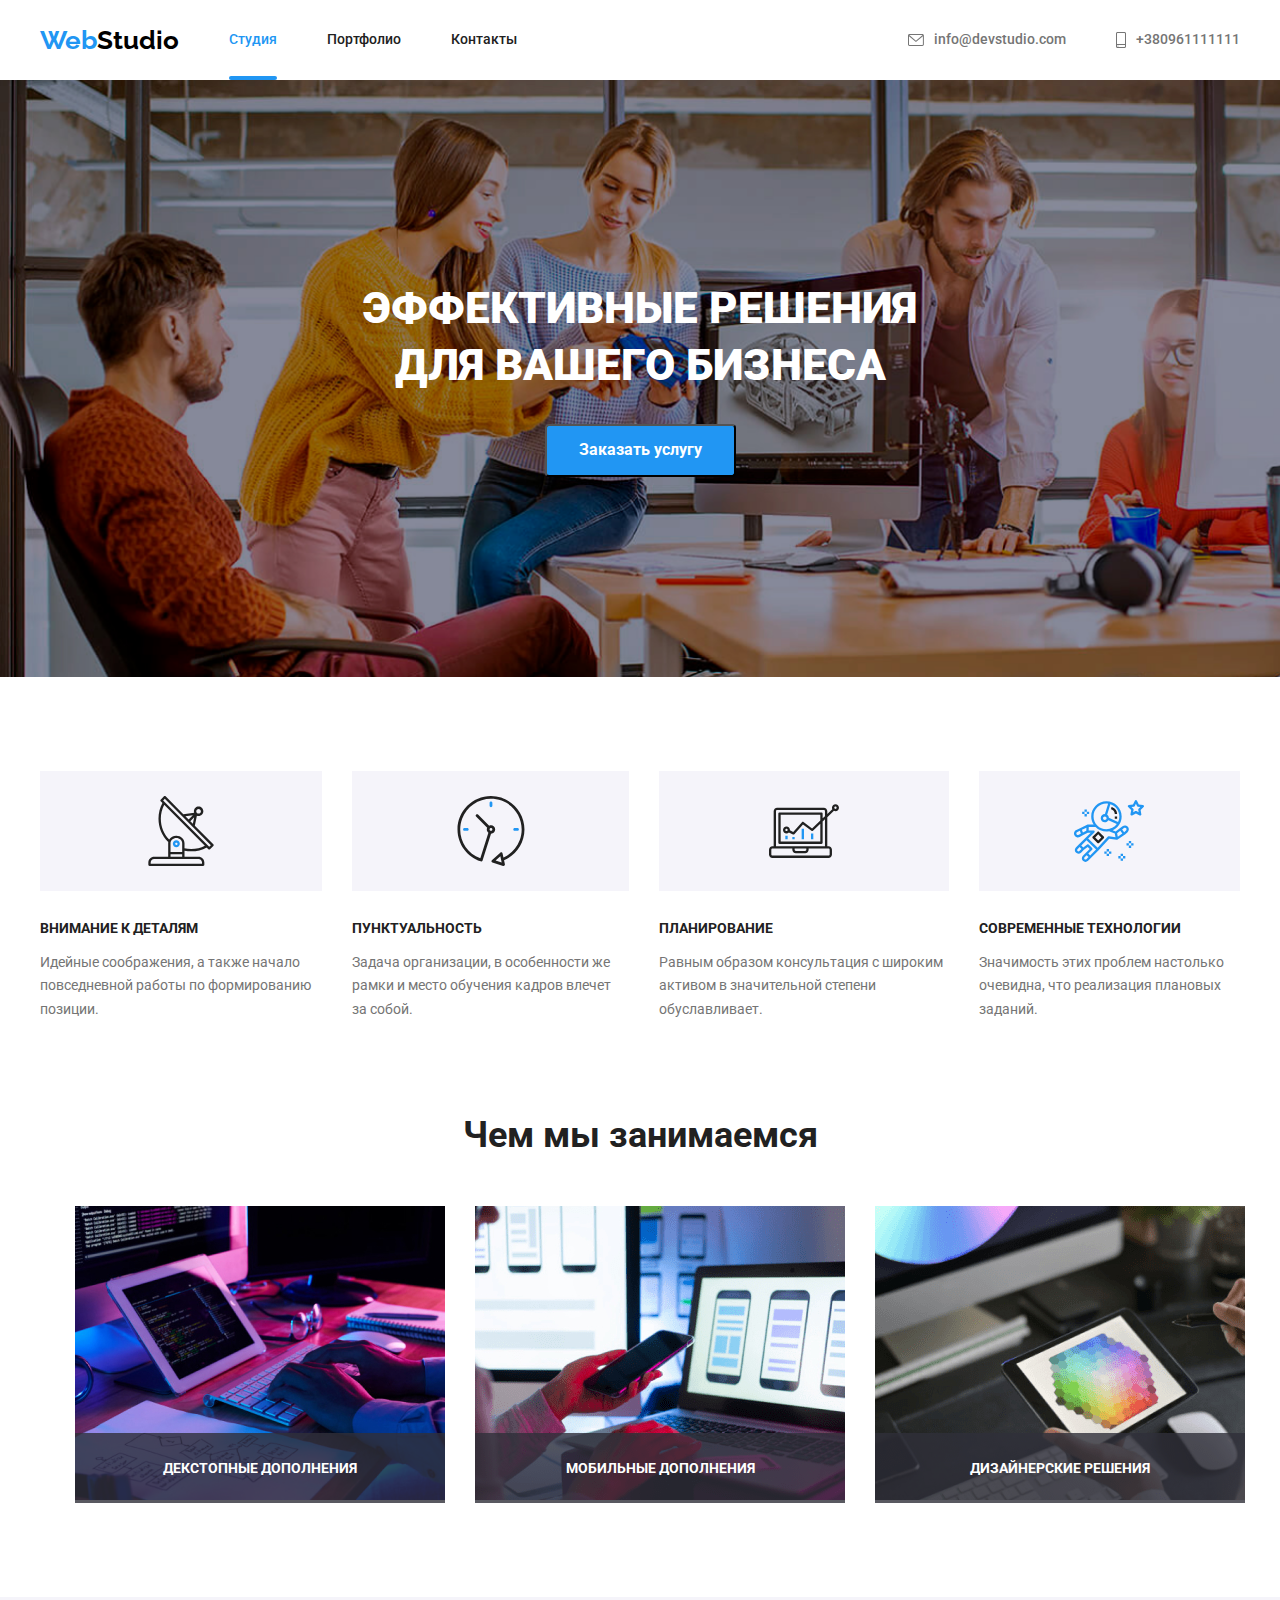
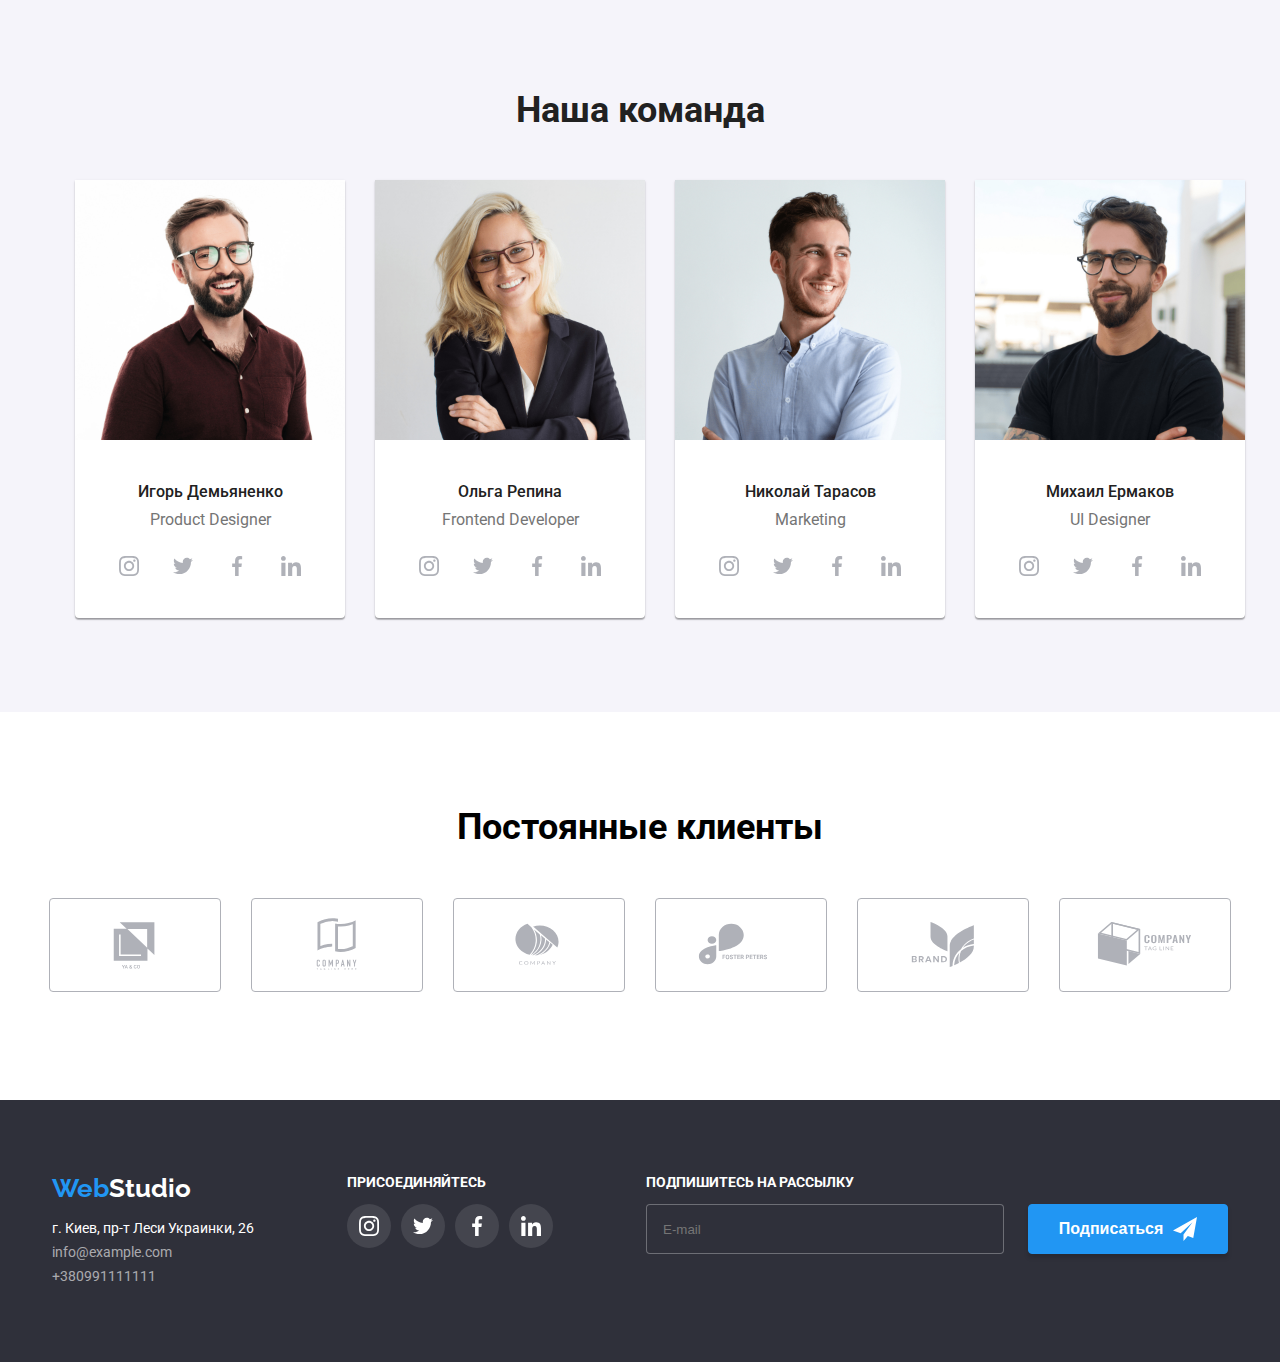
<file: index.html>
<!DOCTYPE html>   
<html lang="ru">
    <head>
        <meta name="viewport" content="width=device-width, initial-scale=1">
        <meta charset="utf-8">
        <title>Главная</title>
        <link rel="preconnect" href="https://fonts.googleapis.com">
        <link rel="preconnect" href="https://fonts.gstatic.com" crossorigin>
        <link href="https://fonts.googleapis.com/css2?family=Roboto:wght@100;400&display=swap" rel="stylesheet">
        <link href="https://fonts.googleapis.com/css2?family=Raleway:wght@700&family=Roboto:wght@400;500;700;900&display=swap" rel="stylesheet">
        <link href="https://unpkg.com/aos@2.3.1/dist/aos.css" rel="stylesheet">
        <link rel="stylesheet" href="./css/style.css"/>
    </head>
    <body>
      <header>
      <div class="container" style="display: flex; align-items:center">
          <a href="" class="noizeone"><span>Web</span><span class="noizetwo">Studio</span></a>
        <nav>
         <ul class="fly">
             <li class="left"><a class="sonik blue current" href="">Студия</a></li>
             <li class="left"><a class="sonik blue" href="./portfolio.html">Портфолио</a></li>
             <li class="left"><a class="sonik blue" href="">Контакты</a></li>
         </ul>
        </nav>    
      <ul class="ply">
       <li class="right">
        <a class="sonik red boss" href="mailto:info@devstudio.com" ><svg class="doroga" width="16" height="12">
          <use href="./images/icons.svg#icon-envelope-1"></use>
         </svg> info@devstudio.com </a>
      </li>
       <li class="right">
        <a class="sonik red barbos" href="tel:+380961111111"><svg class="doroga" width="10" height="16">
          <use href="./images/icons.svg#icon-smartphone"></use>
        </svg> +380961111111 </a>
      </li>
    </ul>   
      </div>
      </header>
    <main>
      <section>
        <h2 hidden>Предложения</h2>
          <section class="max">
            <div class="container">
              <h2 class="oppo">ЭФФЕКТИВНЫЕ РЕШЕНИЯ ДЛЯ ВАШЕГО БИЗНЕСА</h2>
            </div>
            <div class="container">  
              <button class="bizon" type="button" data-modal-open>Заказать услугу</button>
            </div>
          </section>  
          <section class="mer">  
            <div class="container">
             <h2 hidden>Преимущества</h2>
            <ul class="fanera">
              <li class="jess">
                <div class="bios">
                  <svg class="antibiotik" width="70" height="70">
                   <use href="./images/icons.svg#icon-antenna-1-1"></use>
                  </svg>
                </div>
                <h3 class="isak">Внимание к деталям</h3>
                <p class="teacher">Идейные соображения, а также 
                начало повседневной работы по 
                формированию позиции.</p>
              </li>
              <li class="jess">
                <div  class="bios">
                  <svg class="antibiotik" width="70" height="70">
                   <use href="./images/icons.svg#icon-clock-1-1"></use>
                  </svg>
                </div>
                <h3 class="isak">Пунктуальность</h3>
                <p class="teacher">Задача организации, в особенности 
                же рамки и место обучения кадров
                влечет за собой.</p>
              </li>
              <li class="jess">
                <div  class="bios">
                  <svg class="antibiotik" width="70" height="70">
                   <use href="./images/icons.svg#icon-diagram-1-1"></use>
                  </svg>
                </div>
                <h3 class="isak">Планирование</h3>
                <p class="teacher">Равным образом консультация с 
                широким активом в значительной 
                степени обуславливает.</p>
              </li>
              <li class="jess">
                <div class="bios">
                  <svg class="antibiotik" width="70" height="70">
                   <use href="./images/icons.svg#icon-astronaut-1-1"></use>
                  </svg>
                </div>
                <h3 class="isak">Современные технологии</h3>
                <p class="teacher">Значимость этих проблем настолько 
                очевидна, что реализация плановых 
                заданий.</p>
              </li>
            </ul>
          </div>
          </section>
          <section class="section">
            <div class="container">
              <h2 class="mading">Чем мы занимаемся</h2>
            </div> 
            <div class="container"> 
            <ul class="green">
              <li class="sos">
                  <img src="./images/computer-img-1.jpg"
                   alt="computers image"
                   width="370"
                   height="294"
                   />
                 <p class="protest">ДЕКСТОПНЫЕ ДОПОЛНЕНИЯ</p>  
              </li>
              <li class="sos">
                <img src="./images/computer-img-2.jpg" 
                alt="computers image"     
                width="370"
                height="294"
                />
                <p class="protest">МОБИЛЬНЫЕ ДОПОЛНЕНИЯ</p>
              </li>
              <li class="sos">
                <img src ="./images/computer-img-3.jpg"
                alt="computers image"
                width="370"
                height="294"
                />
                <p class="protest">ДИЗАЙНЕРСКИЕ РЕШЕНИЯ</p>
              </li>
            </ul>
            </div>
          </section>
          <section class="bayer">
            <div class="container">
              <h2 class="shooter">Наша команда</h2>
            </div>
            <div class="container">  
             <ul class="caban">
                <li class="protein">
                 <img src="./images/team-1.jpg" 
                 alt="Team image"
                 width="270"
                 height="260"
                 />
                 <div class="plan">
                   <h3 class="name">Игорь Демьяненко</h3>
                   <p lang="en" class="profesion">Product Designer</p>
                   <ul class="churge"> 
                    <li class="bordo-pop-link">
                     <a href="" class="bordo-pop-item">
                      <svg class="bordo-pop-icon" width="20" height="20">
                       <use href="./images/icons.svg#icon-instagram-2-3"></use>
                      </svg>
                     </a>
                   </li> 
                   <li class="bordo-pop-link">
                     <a href="" class="bordo-pop-item">
                      <svg class="bordo-pop-icon" width="20" height="20">
                        <use href="./images/icons.svg#icon-twitter-1-2"></use>
                      </svg>
                     </a>
                   </li>
                   <li class="bordo-pop-link">
                     <a href="" class="bordo-pop-item">
                      <svg class="bordo-pop-icon" width="20" height="20">
                        <use href="./images/icons.svg#icon-facebook-1-3"></use>
                      </svg>
                     </a>
                   </li>  
                   <li class="bordo-pop-link">
                     <a href="" class="bordo-pop-item">
                      <svg class="bordo-pop-icon" width="20" height="20">
                        <use href="./images/icons.svg#icon-linkedin-1-5"></use>
                      </svg>
                     </a>
                   </li>            
                   </ul> 
                 </div>                    
               <li class="protein">
               <img src="./images/team-2.jpg" 
                alt="Team image"
                width="270"
                height="260"
                />
               <div class="plan"> 
                 <h3 class="name">Ольга Репина</h3>
                 <p lang="en" class="profesion">Frontend Developer</p> 
                 <ul class="churge"> 
                  <li class="bordo-pop-link">
                   <a href="" class="bordo-pop-item">
                    <svg class="bordo-pop-icon" width="20" height="20">
                     <use href="./images/icons.svg#icon-instagram-2-3"></use>
                    </svg>
                   </a>
                 </li> 
                 <li class="bordo-pop-link">
                   <a href="" class="bordo-pop-item">
                    <svg class="bordo-pop-icon" width="20" height="20">
                      <use href="./images/icons.svg#icon-twitter-1-2"></use>
                    </svg>
                   </a>
                 </li>
                 <li class="bordo-pop-link">
                   <a href="" class="bordo-pop-item">
                    <svg class="bordo-pop-icon" width="20" height="20">
                      <use href="./images/icons.svg#icon-facebook-1-3"></use>
                    </svg>
                   </a>
                 </li>  
                 <li class="bordo-pop-link">
                   <a href="" class="bordo-pop-item">
                    <svg class="bordo-pop-icon" width="20" height="20">
                      <use href="./images/icons.svg#icon-linkedin-1-5"></use>
                    </svg>
                   </a>
                 </li>            
                 </ul> 
               </div>  
             <li class="protein">
               <img src="./images/team-3.jpg" 
                alt="Team image"
                width="270"
                height="260"
                />
                <div class="plan">
                  <h3 class="name">Николай Тарасов</h3>
                  <p lang="en" class="profesion">Marketing</p>
                  <ul class="churge"> 
                   <li class="bordo-pop-link">
                     <a href="" class="bordo-pop-item">
                      <svg class="bordo-pop-icon" width="20" height="20">
                       <use href="./images/icons.svg#icon-instagram-2-3"></use>
                      </svg>
                     </a>
                   </li> 
                   <li class="bordo-pop-link">
                     <a href="" class="bordo-pop-item">
                      <svg class="bordo-pop-icon" width="20" height="20">
                        <use href="./images/icons.svg#icon-twitter-1-2"></use>
                      </svg>
                     </a>
                   </li>
                   <li class="bordo-pop-link">
                     <a href="" class="bordo-pop-item">
                      <svg class="bordo-pop-icon" width="20" height="20">
                        <use href="./images/icons.svg#icon-facebook-1-3"></use>
                      </svg>
                     </a>
                   </li>  
                   <li class="bordo-pop-link">
                     <a href="" class="bordo-pop-item">
                      <svg class="bordo-pop-icon" width="20" height="20">
                        <use href="./images/icons.svg#icon-linkedin-1-5"></use>
                      </svg>
                     </a>
                   </li>            
                  </ul> 
                </div> 
               <li class="protein">
                 <img src="./images/team-4.jpg" 
                   alt="Team image"
                   width="270"
                   height="260"
                   />
                <div class="plan">   
                  <h3 class="name">Михаил Ермаков</h3>
                  <p lang="en" class="profesion">UI Designer</p>
                  <ul class="churge"> 
                    <li class="bordo-pop-link">
                     <a href="" class="bordo-pop-item">
                      <svg class="bordo-pop-icon" width="20" height="20">
                       <use href="./images/icons.svg#icon-instagram-2-3"></use>
                      </svg>
                     </a>
                   </li> 
                   <li class="bordo-pop-link">
                     <a href="" class="bordo-pop-item">
                      <svg class="bordo-pop-icon" width="20" height="20">
                        <use href="./images/icons.svg#icon-twitter-1-2"></use>
                      </svg>
                     </a>
                   </li>
                   <li class="bordo-pop-link">
                     <a href="" class="bordo-pop-item">
                      <svg class="bordo-pop-icon" width="20" height="20">
                        <use href="./images/icons.svg#icon-facebook-1-3"></use>
                      </svg>
                     </a>
                   </li>  
                   <li class="bordo-pop-link">
                     <a href="" class="bordo-pop-item">
                      <svg class="bordo-pop-icon" width="20" height="20">
                        <use href="./images/icons.svg#icon-linkedin-1-5"></use>
                      </svg>
                     </a>
                   </li>            
                 </ul> 
                </div> 
             </ul>   
            </div>   
          </section>
          <section class="section">
              <h2 class="ios">Постоянные клиенты</h2>
              <div class="fff">
                <ul class="lion">
                  <li class="zoom">
                    <a href="http://instagram.com" class="symbol-client">
                      <svg class="bro" width="106" height="60">
                        <use href="./images/icons.svg#icon-Logo-1"></use>
                      </svg>
                    </a>
                  </li>
                  <li class="zoom">
                    <a href="" class="symbol-client">
                      <svg class="bro" width="106" height="60">
                        <use href="./images/icons.svg#icon-Logo-2"></use>
                      </svg>
                    </a>
                  </li>
                  <li class="zoom">
                    <a href="" class="symbol-client">
                      <svg class="bro" width="106" height="60">
                        <use href="./images/icons.svg#icon-Logo-3"></use>
                      </svg>
                    </a>
                  </li>
                  <li class="zoom">
                    <a href="" class="symbol-client">
                      <svg class="bro" width="106" height="60">
                        <use href="./images/icons.svg#icon-Logo-4"></use>
                      </svg>
                    </a>
                  </li>
                  <li class="zoom">
                    <a href="" class="symbol-client">
                      <svg class="bro" width="106" height="60">
                        <use href="./images/icons.svg#icon-Logo-5"></use>
                      </svg>
                    </a>
                  </li>
                  <li class="zoom">
                    <a href="" class="symbol-client">
                      <svg class="bro" width="106" height="60">
                        <use href="./images/icons.svg#icon-Logo-6"></use>
                      </svg>
                    </a>
                  </li>
                </ul>
              </div>
          </section>
      </section>    
    </main>
     <footer class="popitbox">
     <div class="aaa">
      <div class="containerr">
        <ul class="tnt">
          <li><a href="" class="noizethree"><span>Web</span><span class="noizefour">Studio</span></a></li>
        </ul>          
          <address>
        <ul class="import">
            <li class="link alert">г. Киев, пр-т Леси Украинки, 26</li>
            <li><a class="link safe" href="mailto:info@example.com">info@example.com</a></li>
            <li><a class="link safe" href="tel:+380991111111">+380991111111</a></li>
        </ul>    
      </address>
      </div> 
      <div class="pip">
        <h3 class="junior">ПРИСОЕДИНЯЙТЕСЬ</h3>
        <ul class="ulian">
          <li class="ylia">
           <a href="" class="tor">
            <svg class="unit" width="20" height="20">
              <use href="./images/icons.svg#icon-instagram-2-3"></use>
            </svg>
           </a> 
          </li>
          <li class="ylia">
            <a href="" class="tor">
              <svg class="unit" width="20" height="20">
                <use href="./images/icons.svg#icon-twitter-1-2"></use>
              </svg>
            </a> 
          </li>
          <li class="ylia">
            <a href="" class="tor">
              <svg class="unit" width="20" height="20">
                <use href="./images/icons.svg#icon-facebook-1-3"></use>
              </svg>
            </a> 
          </li>
          <li class="ylia">
            <a href="" class="tor">
              <svg class="unit" width="20" height="20">
                <use href="./images/icons.svg#icon-linkedin-1-5"></use>
              </svg>
            </a> 
          </li>
        </ul>
      </div>
     <div>
       <h3 class="zemlia">ПОДПИШИТЕСЬ НА РАССЫЛКУ</h3>
       <div class="infa">
        <form class="infa">
         <input
           type="email"
           name="email"
           id="email"
           class="drezden"
           placeholder="E-mail"
         />
         <button type="submit" class="joker" >Подписаться  
           <svg width="24" height="24" class="tochka">
             <use href="./images/icons.svg#icon-icon-send-2-1"></use>   
           </svg> 
         </button> 
        </form> 
       </div>
     </div> 
     </div>
    </footer>
    <div class="backdrop is-hidden" data-modal>
      <div class="modal">
         <button class="modal-iqos" type="button" data-modal-close>
          <svg class="gla" width="18" height="18">
            <use href="./images/icons.svg#icon-close-black-18dp-2-1-1"></use>
          </svg>
         </button>
         <p class="smith">Оставьте свои данные, мы вам перезвоним</p>
          <form class="usik">
           <label class="hirurg">
            <span class="otstup">Имя</span>  
             <input 
              type="text" 
              class="text-radost" 
              name="user-name"
              id="user-name"
             />
             <svg class="klip" width="18" height="18">
               <use href="./images/icons.svg#icon-person-black-18dp-1"></use> 
             </svg>
           </label>         
           <label class="hirurg">
            <span  class="otstup">Телефон</span>    
            <input 
                 type="tel" 
                 class="text-radost" 
                  title="+380 (98) 991-22-09"
                  name="user-tel"
                  id="user-tel"
                  />
              <svg class="klip" width="18" height="18">
                <use href="./images/icons.svg#icon-phone-black-18dp-1"></use> 
              </svg>
           </label > 
          <label class="hirurg">
            <span class="otstup">Почта</span>
           <input  
             type="email" 
             class="text-radost" 
             name="user-email"
             id="user-email"
            />
            <svg class="klip" width="18" height="18">
              <use href="./images/icons.svg#icon-email-black-18dp-1" ></use> 
            </svg>
          </label> 
          <label class="gora">
          <span class="otstup">Коментарий</span> 
           <textarea
              class="text-grust" 
              name="user-coment"
              id="user-coment"
              placeholder="Введите текст"
            ></textarea>
          </label>  
          <div class="otoplenie">
            <input
             type="checkbox"
             name="policy"
             id="policy"
             value="true"
             class="modal-check visually-hidden"
            />
            <label for="policy" class="noov">
              <span>
                <svg class="zrenie" width="16" height="15">
                   <use href="./images/icons.svg#icon-Vector-4"></use>
                </svg>
              </span>  
            </label>  
           <span class="chelka"> Соглашаюсь с рассылкой и принимаю</span>
           <span class="moov">Условия договора</span>
          </div> 
            <button type="submit" class="oboi">Отправить</button>
          </form>     
      </div>
      </div>

    <script src="./js/modal.js"></script>
    <script src="https://unpkg.com/aos@2.3.1/dist/aos.js"></script>
    <script>
      AOS.init();
    </script>
   </body>
    </html>
</file>
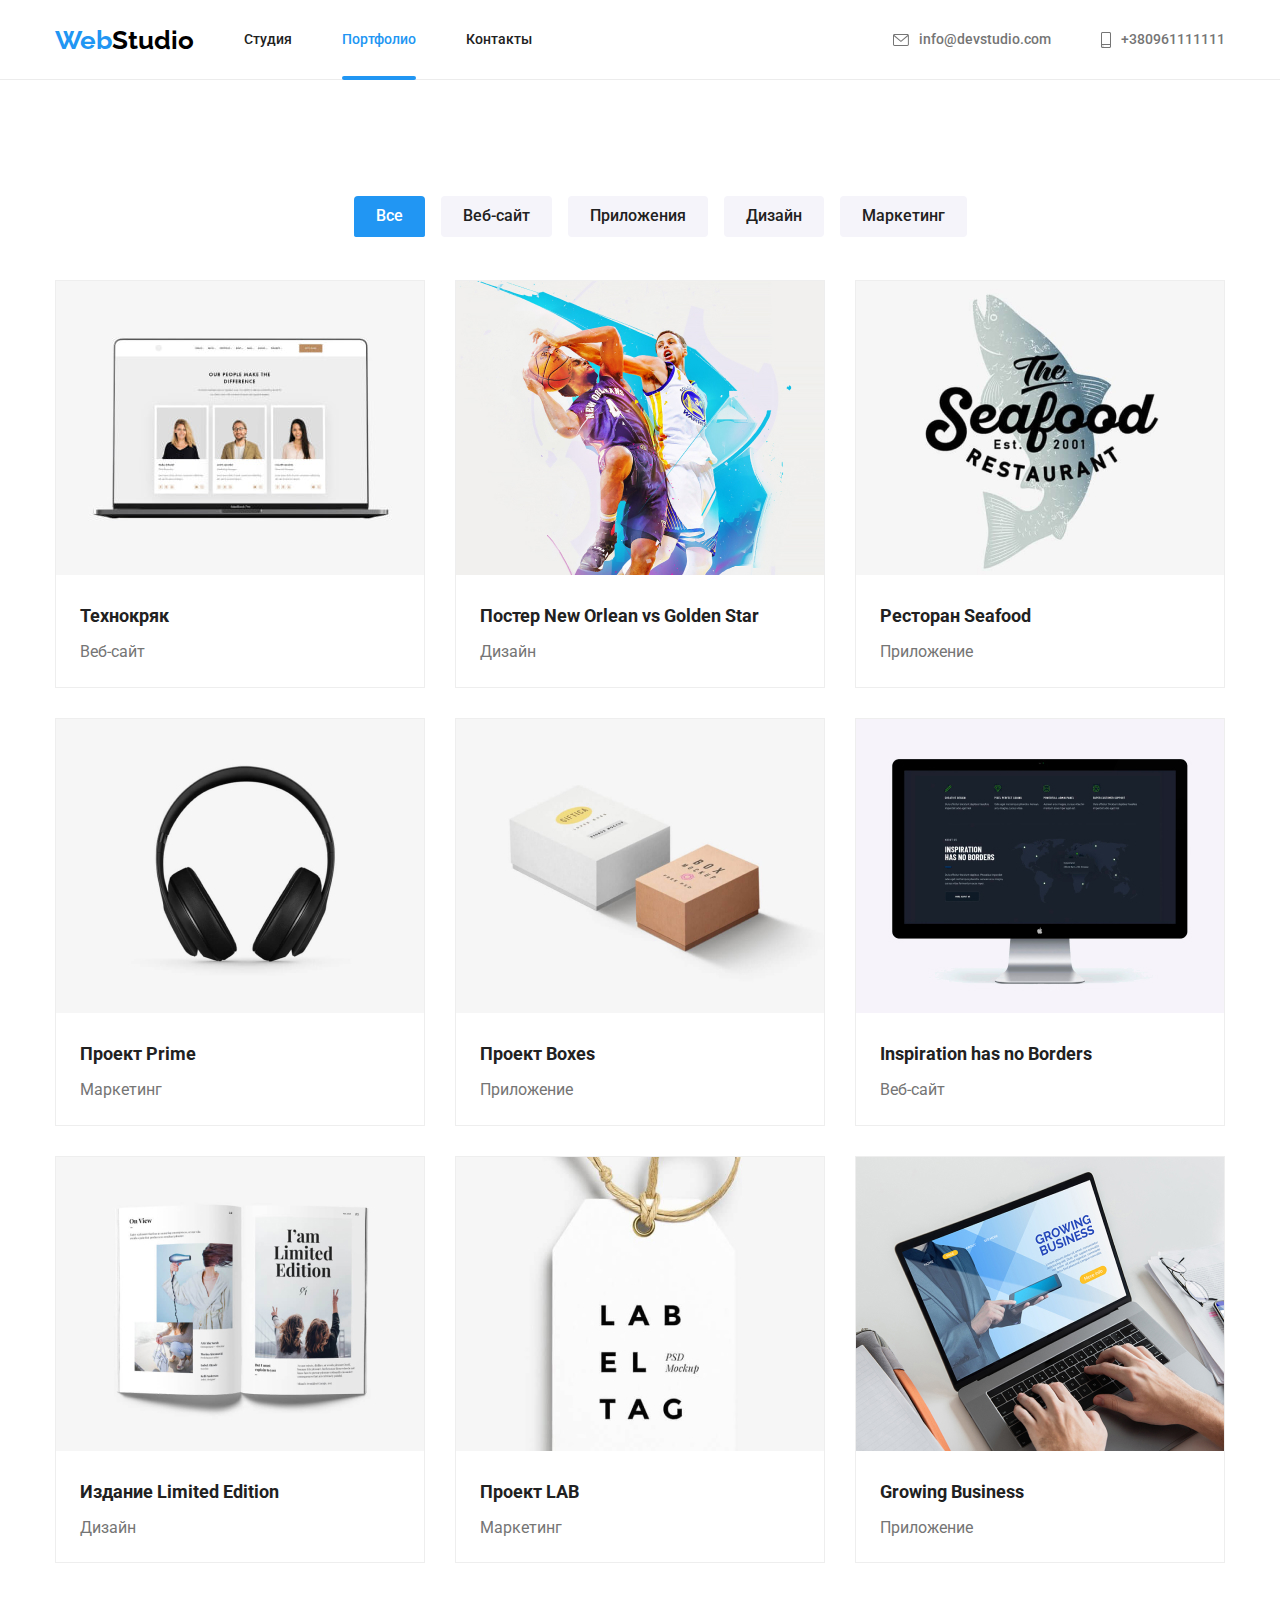
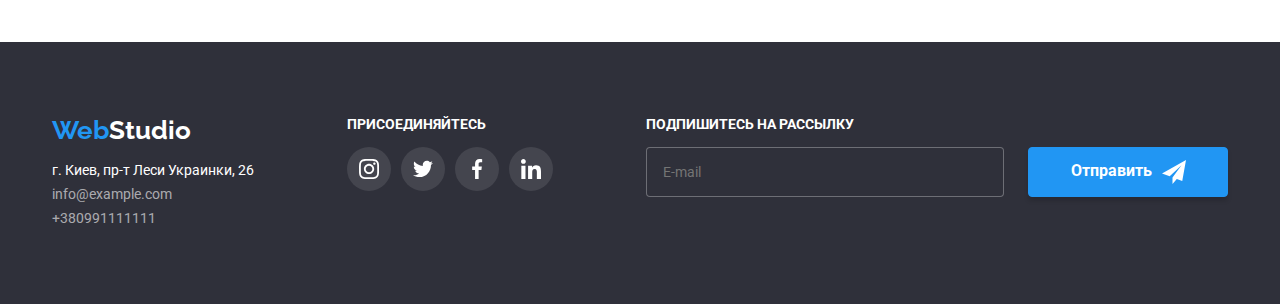
<file: portfolio.html>
<!DOCTYPE html>   
<html lang="ru">
    <head>
        <meta name="viewport" content="width=device-width, initial-scale=1">
        <meta charset="utf-8">
        <title>Портфолио</title>
        <link rel="stylesheet" href="https://cdnjs.cloudflare.com/ajax/libs/modern-normalize/1.0.0/modern-normalize.min.css"/>
        <link rel="preconnect" href="https://fonts.googleapis.com">
        <link rel="preconnect" href="https://fonts.gstatic.com" crossorigin>
        <link href="https://fonts.googleapis.com/css2?family=Roboto:wght@100;400&display=swap" rel="stylesheet">
        <link href="https://fonts.googleapis.com/css2?family=Raleway:wght@700&family=Roboto:wght@400;500;700;900&display=swap" rel="stylesheet">
        <link href="https://unpkg.com/aos@2.3.1/dist/aos.css" rel="stylesheet">
        <link rel="stylesheet" href="./css/style.css"/>
    </head>
    <body> 
      <header class="coment">
        <div class="container" style="display: flex; align-items:center">
            <a href="" class="noizeone"><span>Web</span><span class="noizetwo">Studio</span></a>
          <nav>
           <ul class="fly">
               <li class="left"><a class="sonik blue" href="index.html">Студия</a></li>
               <li class="left"><a class="sonik blue current" href="">Портфолио</a></li>
               <li class="left"><a class="sonik blue" href="">Контакты</a></li>
           </ul>
          </nav>    
        <ul class="ply">
         <li class="right">
          <a class="sonik red boss" href="mailto:info@devstudio.com" ><svg class="doroga" width="16" height="12">
            <use href="./images/icons.svg#icon-envelope-1"></use>
           </svg> info@devstudio.com </a>
        </li>
         <li class="right">
          <a class="sonik red barbos" href="tel:+380961111111"><svg class="doroga" width="10" height="16">
            <use href="./images/icons.svg#icon-smartphone"></use>
          </svg> +380961111111 </a>
        </li>
      </ul>   
        </div>
        </header>
         <main>
           <section class="key">             
            <h1 hidden>Достижения</h1> 
                <div class="container">      
                   <ul class="mark">
                     <li class="senior"><button type="button" class="call current">Все</button></li>
                     <li class="senior"><button class="call" type="button">Веб-сайт</button></li>
                     <li class="senior"><button class="call" type="button">Приложения</button></li>
                     <li class="senior"><button class="call" type="button">Дизайн</button></li>
                     <li class="senior"><button class="call" type="button">Маркетинг</button></li>
                   </ul>
                 </div>      
            <div class="cntainer">     
             <ul class="avatar">             
               <li class="megogo">
                 <div class="onix">                
                 <img src="./images/photo-1.jpg" 
                      alt="Page image"
                      width="370"
                      height="294"
                     />
                     <p class="text-reklama">Ресурс предлагает комплексные предложения с разным уровнем функционала и сервисов. Все это разрешит посетителю получить исчерпывающую информацию про компанию или частное лицо.</p>
                 </div>               
                     <div class="victor">    
                   <h2 class="loft">Технокряк</h2>
                   <p class="javellin">Веб-сайт</p>
                 </div>     
               </li>
               <li class="megogo">
                <div class="onix">
                 <img src="./images/photo-2.jpg" 
                      alt="Page image"
                      width="370"
                      height="294"
                     />
                     <p class="text-reklama">Ресурс предлагает комплексные предложения с разным уровнем функционала и сервисов. Все это разрешит посетителю получить исчерпывающую информацию про компанию или частное лицо.</p>
                 </div> 
                <div class="victor">
                 <h2 class="loft">Постер New Orlean vs Golden Star</h2>
                 <p class="javellin">Дизайн</p> 
                </div>    
               </li> 
               <li class="megogo">
                <div class="onix">
                 <img src="./images/photo-3.jpg" 
                      alt="Page image"
                      width="370"
                      height="294"
                     />
                     <p class="text-reklama">Ресурс предлагает комплексные предложения с разным уровнем функционала и сервисов. Все это разрешит посетителю получить исчерпывающую информацию про компанию или частное лицо.</p>
                </div>    
                 <div class="victor">    
                   <h2 class="loft">Ресторан Seafood</h2>
                   <p class="javellin">Приложение</p>
                 </div>  
               </li>
               <li class="megogo">
                <div class="onix">
                 <img src="./images/photo-4.jpg" 
                      alt="Page image"
                      width="370"
                      height="294"
                     />
                     <p class="text-reklama">Ресурс предлагает комплексные предложения с разным уровнем функционала и сервисов. Все это разрешит посетителю получить исчерпывающую информацию про компанию или частное лицо.</p>
                </div>
                 <div class="victor">    
                    <h2 class="loft">Проект Prime</h2>
                    <p class="javellin">Маркетинг</p>
                 </div>    
               </li>
               <li class="megogo">
                <div class="onix">
                 <img src="./images/photo-5.jpg" 
                      alt="Page image"
                      width="370"
                      height="294"
                     />
                     <p class="text-reklama">Ресурс предлагает комплексные предложения с разным уровнем функционала и сервисов. Все это разрешит посетителю получить исчерпывающую информацию про компанию или частное лицо.</p>
               </div>
                 <div class="victor">    
                    <h2 class="loft">Проект Boxes</h2>
                    <p class="javellin">Приложение</p>
                  </div>    
               </li>
               <li class="megogo">
                <div class="onix">
                 <img src="./images/photo-6.jpg" 
                      alt="Page image"
                      width="370"
                      height="294"
                     />
                     <p class="text-reklama">Ресурс предлагает комплексные предложения с разным уровнем функционала и сервисов. Все это разрешит посетителю получить исчерпывающую информацию про компанию или частное лицо.</p>
                </div>
                  <div class="victor">
                   <h3 lang="en" class="loft">Inspiration has no Borders</h3>
                   <p class="javellin">Веб-сайт</p>
                  </div>   
               </li>
               <li class="megogo">
                <div class="onix">
                 <img src="./images/photo-7.jpg" 
                      alt="Page image"
                      width="370"
                      height="294"
                     />
                     <p class="text-reklama">Ресурс предлагает комплексные предложения с разным уровнем функционала и сервисов. Все это разрешит посетителю получить исчерпывающую информацию про компанию или частное лицо.</p>
                </div>
                 <div class="victor">    
                   <h2 class="loft">Издание Limited Edition</h2>
                   <p class="javellin">Дизайн</p>
                 </div>    
               </li>
               <li class="megogo">
                <div class="onix">
                 <img src="./images/photo-8.jpg" 
                      alt="Page image"
                      width="370"
                      height="294"
                     />
                     <p class="text-reklama">Ресурс предлагает комплексные предложения с разным уровнем функционала и сервисов. Все это разрешит посетителю получить исчерпывающую информацию про компанию или частное лицо.</p>
                </div> 
                  <div class="victor">   
                    <h2 class="loft">Проект LAB</h2>
                    <p class="javellin">Маркетинг</p>
                  </div>    
               </li>
               <li class="megogo">
                <div class="onix">
                 <img src="./images/photo-9.jpg" 
                      alt="Page image"
                      width="370"
                      height="294"
                     />
                     <p class="text-reklama">Ресурс предлагает комплексные предложения с разным уровнем функционала и сервисов. Все это разрешит посетителю получить исчерпывающую информацию про компанию или частное лицо.</p>
                </div> 
                 <div class="victor">    
                   <h2 lang="en" class="loft">Growing Business</h2>
                   <p class="javellin">Приложение</p> 
                 </div>   
               </li>  
             </ul>
            </div>
           </section> 
         </main>
         <footer class="popitbox">
          <div class="aaa">
           <div class="containerr">
             <ul class="tnt">
               <li><a href="" class="noizethree"><span>Web</span><span class="noizefour">Studio</span></a></li>
             </ul>          
               <address>
             <ul class="import">
                 <li class="link alert">г. Киев, пр-т Леси Украинки, 26</li>
                 <li><a class="link safe" href="mailto:info@example.com">info@example.com</a></li>
                 <li><a class="link safe" href="tel:+380991111111">+380991111111</a></li>
             </ul>    
           </address>
           </div> 
           <div class="pip">
             <h3 class="junior">ПРИСОЕДИНЯЙТЕСЬ</h3>
             <ul class="ulian">
               <li class="ylia">
                <a href="" class="tor">
                 <svg class="unit" width="20" height="20">
                   <use href="./images/icons.svg#icon-instagram-2-3"></use>
                 </svg>
                </a> 
               </li>
               <li class="ylia">
                 <a href="" class="tor">
                   <svg class="unit" width="20" height="20">
                     <use href="./images/icons.svg#icon-twitter-1-2"></use>
                   </svg>
                 </a> 
               </li>
               <li class="ylia">
                 <a href="" class="tor">
                   <svg class="unit" width="20" height="20">
                     <use href="./images/icons.svg#icon-facebook-1-3"></use>
                   </svg>
                 </a> 
               </li>
               <li class="ylia">
                 <a href="" class="tor">
                   <svg class="unit" width="20" height="20">
                     <use href="./images/icons.svg#icon-linkedin-1-5"></use>
                   </svg>
                 </a> 
               </li>
             </ul>
           </div>
           <div>
            <h3 class="zemlia">ПОДПИШИТЕСЬ НА РАССЫЛКУ</h3>
            <div class="infa">
             <form class="infa">
              <input
                type="email"
                name="email"
                id="email"
                class="drezden"
                placeholder="E-mail"
              />
              <button type="submit" class="joker">Отправить 
                <svg width="24" height="24" class="tochka">
                  <use href="./images/icons.svg#icon-icon-send-2-1"></use>   
                </svg>  
             </button>
             </form> 
            </div>
          </div> 
          </div>
         </footer>
    </body>
   </html>
</file>
<file: css/style.css>
body {
  font-family: "Roboto", "Raleway", sans-serif;
  font-size: 14px;
  margin: 0;
  }
  :root {
   --color1: #212121;
   --color2: #757575; 
   --color3: #FFFFFF;
   --color4: #2196F3;
   --color5: #2F303A;
   --color6: #AFB1B8;
   --color7: #F5F4FA;
   --color8: rgba(33, 150, 243, 1);
   --color9: rgba(175, 177, 184, 1);
   --card-gap: 30px;
  }
   button.current {
    color: var(--color3);
    background-color: var(--color4);
  } 
  .position {
  background-color: var(--color3); 
  }
  .sonik {
  font-weight: 500;
  font-size: 14px;
  line-height: 1.1;  
  text-decoration: none; 
  justify-content: flex-start;
  align-items: center;
  }
  .blue {
   display: block;
   padding-top: 32px;
   padding-bottom: 32px;
   color: rgba(33, 33, 33, 1);
   transition-property: color;
    transition-duration: 250ms;
   transition-timing-function: cubic-bezier(0.4, 0, 0.2, 1);
  }
  .blue:hover,
  .blue:focus {
    transition-property: color;
    transition-duration: 250ms;
    transition-timing-function: cubic-bezier(0.4, 0, 0.2, 1);
  }
  .red {
  color: rgba(117, 117, 117, 1);
  padding-left: 50px;
  padding-top: 32px;
  padding-bottom: 32px;
  align-items: center;
  display: flex;
  transition-property: color;
  transition-duration: 250ms;
  transition-timing-function: cubic-bezier(0.4, 0, 0.2, 1);
  }
  .red:hover,
  .red:focus {
    transition-property: color;
    transition-duration: 250ms;
    transition-timing-function: cubic-bezier(0.4, 0, 0.2, 1);
    fill: rgba(33, 150, 243, 1);
  }
  
  .sonik:hover,
  .sonik:focus {
  color: rgba(33, 150, 243, 1);
  }
  
  .current {
  color:var(--color4); 
  position: relative;
  }
  .current::after{
    position: absolute;
    content: '';
    background-color: rgba(33, 150, 243, 1);
    width: 100%;
    height: 4px;
    border-radius: 2px;
    bottom: 0;
    left: 0;
  }
  .coment{
   height: 80px;
   border-bottom: 1px solid #ECECEC;;
  }
  .safe{
  font-weight: 400;
  font-size: 14px;
  line-height: 1.7;
  font-style: normal;
  color: rgba(255, 255, 255, 0.6);
  text-decoration: none;
  }
  .safe:hover,
  .safe:focus {
  color: var(--color4);
  }
  .alert {
  font-weight: 400;
  font-size: 14px;
  line-height: 1.7;
  font-style: normal;
  color: rgba(255, 255, 255, 1);
  } 
  
  .call {
  background-color: rgba(245, 244, 250, 1);
  color:rgba(33, 33, 33, 1);
  font-family: "Roboto", sans-serif;
  font-style: inherit;
  font-weight: 500;
  font-size: 16px;
  line-height: 1.8;
  border: 1px var(--color3);
  padding-left: 22px;
  padding-top: 6px;
  padding-right: 22px;
  padding-bottom: 6px;
  margin: 8px;
  transition-property: background-color;
  transition-duration: 250ms;
  transition-timing-function: cubic-bezier(0.4, 0, 0.2, 1);
  }
  
  .call:hover,
  .call:focus {
  background: rgba(33, 150, 243, 1);
  color: rgba(255, 255, 255, 1);
  transition-duration: 250ms;
  transition-timing-function: cubic-bezier(0.4, 0, 0.2, 1);
  }
  
  .call {
    border-radius: 4px;
  cursor: pointer; 
  }
  .wew{
  background: rgba(255, 255, 255, 1);
  }
  .isak {
  font-weight: 700;
  font-size: 14px;
  line-height: 1.1;
  color: var(--color1);
  text-transform: uppercase; 
  margin: 10px;
  margin-left: 0;
  }
  .left{
    padding-left: 50px;
    transition-duration: 250ms;
    transition-timing-function: cubic-bezier(0.4, 0, 0.2, 1);
  }
  .left:focus,
  .left:hover{
    transition-property: ;
    transition-duration: 250ms;
    transition-timing-function: cubic-bezier(0.4, 0, 0.2, 1);
  }
  .teacher{
  font-weight: 400;
  font-size: 14px;
  line-height: 1.7;
  color: var(--color2);
  padding: 0;
  margin-bottom: 0;
  }
  
  .name {
  font-weight: 500;
  font-size: 16px;
  line-height: 1.1;
  color: var(--color1);
  text-align: center;
  margin-bottom: 10px;
  margin-top: 10px;
  }
  
  .profesion {
  font-weight: 400;
  font-size: 16px;
  line-height: 1.1;
  color: var(--color2);  
  text-align: center;
  margin-bottom: 10px;
  margin: 0;
  }
  
  .oppo {
  font-weight: 900;
  font-size: 44px;
  line-height: 1.3;
  color: rgba(255, 255, 255, 1);
  max-width: 650px;
  text-align: center;
  margin: 0 auto;
  }
  
  .max {
  background: var(--color5);
  background-image:url(../images/background.png) ;
  padding: 200px 0;
  background-size: cover;
  }
  
  .mading {
  font-weight: 700;
  font-size: 36px;
  line-height: 1.1;
  text-align: center;
  color: var(--color1);
  margin: 0 0 50px 0;
  }
  
  .shooter {
  margin: 0;
  font-weight: 700;
  font-size: 36px;
  line-height: 1.1;
  text-align: center;
  color:var(--color1);
  background: var(--color7);
  margin-bottom: 50px;
  }
  
  .loft {
  font-weight: 700;
  font-size: 18px;
  line-height: 2;
  color: var(--color1);
  margin-bottom: 4px;
  margin-top: 0;
  }
  
  .javellin {
  margin: 0;
  font-weight: 400;
  font-size: 16px;
  line-height: 1.8;
  color: var(--color2);
  }
  
  .popitbox {
  background-color: #2F303A;
  padding: 60px 0;
  }
  
   ul {
    list-style : none;
    }
  
  .island{
   text-align: left;
  }
  
  .noizeone  {
  font-family: 'Raleway',sans-serif;
  font-weight: 700;
  font-size: 26px;
  line-height: 1.1;
  color: var(--color4);
  text-decoration: none;
  justify-content: center;
    }
  
  .noizetwo {
  font-family: 'Raleway', sans-serif;
  font-weight: 700;
  font-size: 26px;
  line-height: 1.1;
  color: rgba(0, 0, 0, 1);
  text-decoration: none;
  justify-content: center; 
  } 
  
  .noizethree {
    font-family: 'Raleway', sans-serif;
    font-weight: 700;
    font-size: 26px;
    line-height: 1.1;
    color: rgba(33, 150, 243, 1);
    text-decoration: none;
    justify-content: center;
     }
  
   .noizefour {
    font-family: 'Raleway', sans-serif;
    font-weight: 700;
    font-size: 26px;
    line-height: 1.1;
    color: rgba(255, 255, 255, 1);
    text-decoration: none;
  }
  
  .bizon {
    background-color: rgba(33, 150, 243, 1);
    color: rgba(255, 255, 255, 1);
    font-family: "Roboto", sans-serif;
    font-style: inherit;
    font-weight: 700;
    font-size: 16px;
    line-height: 1.8;
    padding: 10px 32px;
    display: block;
    margin: 0 auto;
    margin-top: 30px;
    box-shadow: 0px 4px 4px gbra(0, 0, 0, 0.15);
    border-radius: 4px;
    transition-property: background-color;
    transition-duration: 250ms;
    transition-timing-function: cubic-bezier(0.4, 0, 0.2, 1);
    }
  
    .bizon:hover,
    .bizon:focus {
    background: #188CE8;
    cursor: pointer; 
    transition-property: background-color;
    transition-duration: 250ms;
    transition-timing-function: cubic-bezier(0.4, 0, 0.2, 1);
    }
    .avatar {
      display: flex;
      justify-content: center;
      flex-direction: row;
      padding: 0;
      margin: -15px;
      flex-wrap: wrap;
      gap: 30px;
      }
     .import {
      padding: 0;
     }
    .onix{
      position: relative;
      overflow: hidden;
    }
    .megogo {
      width: 370px;
      border: 1px var(--color1);
      background-color:var(--color3);
      border: 1px solid #EEEEEE;
    }
    .megogo:hover .text-reklama{
      transform: translateY(0%);
    }

    .megogo:hover,
    .megogo:focus {
      box-shadow: 0px 1px 1px rgba(0, 0, 0, 0.12), 0px 4px 4px rgba(0, 0, 0, 0.06), 1px 4px 6px rgba(0, 0, 0, 0.16);
    }
    .container{
      width: 1200px;
      padding: 0 15px;
      margin: 0 auto;
    }
    .ios{
      margin-top: 0;
      font-size: 36px;
      margin-bottom: 50px;
      text-align: center;
      border: 0ch;
    }
  
      .caban {
      box-sizing: border-box;
      display: flex;
      flex-direction: row; 
      justify-content: center;
      margin: -15px;
     }
  
     .green {
      box-sizing: border-box;
      display: flex;
      flex-direction: row; 
      justify-content: center;
      margin: -15px;
     }
     .section {
      padding-bottom: 94px;
     }  

     .maximus {
      height: 80px;
      background-color: rgba(255, 255, 255, 1);
     }
  
     .club{
      display: inline-flex;
      flex-direction: row;
      justify-content: flex-end;
      padding: 32px;
      margin-right:50px ;
     }
  
     .bayer {
      padding: 94px 0;
      background: rgba(245, 244, 250, 1);
     }
     .mark{
      display: flex;
      flex-direction: row;
      align-content: center;
      justify-content: center;
      margin-bottom: 50px;
     }
  
     .senior {
      border-width: 145px;
      border: 1px  color: rgba(255,255,255,1);
     } 
     .senior:hover,
     .senior:focus{
      transition-duration: 250ms;
        transition-timing-function: cubic-bezier(0.4, 0, 0.2, 1);
     }
     .sea {
      margin: 94px, 8px, 56px, 517px;
     }
  
     .protein {
      background: rgba(255, 255, 255, 1);
      margin: 15px;
      box-shadow: 0px 1px 3px rgba(0, 0, 0, 0.12), 0px 1px 1px rgba(0, 0, 0, 0.14), 0px 2px 1px rgba(0, 0, 0, 0.2);
      border-radius: 0px 0px 4px 4px;
     }
  
    .fanera {
      background: rgba(255, 255, 255, 1);
      display: flex;
      margin: -15px;
      padding: 0;
      justify-content: center;
    }
    .jess {
      display: inline-block;
      margin: 15px;
      justify-content: center;
    }
    .zly{
      display: inline-flex;
    }
    .fly{ 
      margin: 0;
      padding-left: 0;
      display: inline-flex;
    }
  
    .ply{
      margin-left: auto;
     display: inline-flex;
     margin-top: 0;
     margin-bottom: 0;
    }

    .export {
    padding-top: 60px;
    padding-bottom: 20px;
    }
    .aria {
      padding-top: 94px;
    }
  
    .mer{
      padding-top: 94px;
    }
    .plan{
      padding: 30px ;
    }
    .cntainer {
      flex-direction: row;
      justify-content: center;
      width: 1200px;
      padding: 0 15px;
      margin: 0 auto;
    }
    .victor{
      padding-left: 24px;
      padding-right: 24px;
      padding-top: 20px;
      padding-bottom: 20px;
    }
    .key{ 
      padding: 94px 0px;
    }
    .churge{
      display: flex;
      gap: 10px;
      justify-content: center;
      padding-left: 0;
      margin-top: 16px;
      }
  
      .bordo-pop-link{
        display: flex;
        justify-content: center
        background-color: var(--color3);
        fill: var(--color6);
      }
      .bordo-pop-link:hover,
      .bordo-pop-link:focus {
       fill: var(--color3);
      }
      .bordo-pop-item{
        width: 44px;
        height: 44px;
        border-radius: 50%;
        display: flex;
        align-items: center;
        justify-content: center;
        background-color: var(--color3);
        fill: var(--color6);
        transition-property: background-color;
        transition-duration: 250ms;
        transition-timing-function: cubic-bezier(0.4, 0, 0.2, 1);
      }
      .bordo-pop-item:hover,
      .bordo-pop-item:focus {
        fill: var(--color3);
        transition-duration: background-color;
        transition-duration: 250ms;
        transition-timing-function: cubic-bezier(0.4, 0, 0.2, 1);
      }
      .bordo-pop-icon{
        justify-content: center;
        color: var(--color6);
      }
      
      .bordo-pop-icon:focus,
      .bordo-pop-icon:hover{
       color: var(--color3);
       }
      .bordo-pop-item:hover ,
      .bordo-pop-item:focus {
        background-color: var(--color4);
        color: var(--color3);
      }
      .fff{
        margin-left: auto;
        margin-right: auto;
        padding-left: 15px;
        padding-right: 15px;
        width: 1200px;
      }
      .lion{
        padding-left: 0;
        display: flex;
        gap: 30px;
        justify-content: center;
      }
      .zoom{
        width: 170px;
        height: 92px;
        border-radius: 4px;
        border: 1px solid var(--color6); 
        fill: rgba(175, 177, 184, 1);
      }
      .zoom:focus,
      .zoom:hover {
        border: 1px solid var(--color8) ;
        fill: rgba(33, 150, 243, 1);
       }
      .symbol-client{ 
          height: inherit;
          display: flex;
          justify-content: center;
          align-items: center;
          fill: rgba(175, 177, 184, 1);
          transition-property: fill;
          transition-duration: 250ms;
          transition-timing-function: cubic-bezier(0.4, 0, 0.2, 1);
         }
        .symbol-client:hover,
        .symbol-client:focus{
          fill: rgba(33, 150, 243, 1);
          transition-property: fill;
          transition-duration: 250ms;
          transition-timing-function: cubic-bezier(0.4, 0, 0.2, 1);
        }   
        .bro{
          fill: inherit;
        }
        .bro:hover,
        .bro.focus{
          fill: rgba(33, 150, 243, 1);
        }
      .ios{
        font-size: 36px;
        border: 0ch;
        margin-bottom: 50px;
        text-align: center;
      }
      .bios{
       justify-content: center;
       background-color: var(--color7); 
       height: 120px;
       display: flex;
       align-items: center;
       margin-bottom: 30px;
      }
      .containerr{
        display: block;
         }
       .aaa{
        display: flex;
        justify-content: center;
        flex-direction: row;
        width: 1200px;
        margin: 0 auto;
       }
      .pip{
        justify-content: center;
        margin-left: 93px;
        margin-right: 93px;
      } 
      .tnt {
        padding: 0;
      }
      .eee{
        display: block;
      }
      .ulian{
        display: flex;
        gap: 10px;
        padding: 0;
      }
      .ylia{
        justify-content: center;
        background-color: rgba(255, 255, 255, 0.1);
        color: var(--color3);
        width: 44px;
        height: 44px;
        border-radius: 50%;
        transition-property: background-color;
        transition-duration: 250ms;
        transition-timing-function: cubic-bezier(0.4, 0, 0.2, 1);
      }
      .ylia:focus,
      .ylia:hover {
      background-color: var(--color4);
      fill: var(--color3);
      transition-property: background-color;
      transition-duration: 250ms;
      transition-timing-function: cubic-bezier(0.4, 0, 0.2, 1);
      }
      .junior{
        font-family: 'Roboto';
        font-style: normal;
        font-weight: 700;
        font-size: 14px;
        color: #FFFFFF;
      }
      .antibiotik{
        fill: rgba(33, 33, 33, 1);
      }
      .unit{
        fill: var(--color3);
        justify-content: center;
      }
      .tor{
        justify-content: center;
        width: 44px;
        height: 44px;
        display: flex;
        align-items: center;
      }
      .section{
        padding-top: 94px;
        padding-bottom: 94px;
      }
      
      .doroga:focus,
      .doroga:hover{
        color: rgba(33, 150, 243, 1);
      }
      .boss:focus,
      .boss:hover{
        color: rgba(33, 150, 243, 1);
      }
      .barbos:focus,
      .barbos:hover{
        color: rgba(33, 150, 243, 1);
      }
      .doroga {
        fill: rgba(117, 117, 117, 1);
        flex-direction: column;
        margin-right: 10px;
        fill: currentColor;
    }
    .doroga:focus,
    .doroga:hover{
     fill: rgba(33, 150, 243, 1);
    }
    .backdrop {
      position: fixed;
      top: 0;
     width: 100vw;
     height: 100vh;
     background: rgba(0, 0, 0, 0.2);
    }
    .is-hidden{
    visibility: hidden;
    opacity: 0;
    pointer-events: none;
    }
    .modal{
      box-sizing: border-box;
      padding: 40px;
     background-color: var(--color3);
     border-radius: 4px;
     width: 528px;
     min-height: 581px;
     position: absolute;
     top: 50%;
     left: 50%;
     transform: translate(-50%, -50%) ;
    }
  .modal-iqos {
    position: absolute;
   width: 30px;
   height: 30px;
   border: 1px solid rgba(0, 0, 0, 0.1);
   background: var(--color3);
   border-radius: 50px;
   box-sizing: border-box;
   top: 8px;
   right: 8px;
   display: flex;
   align-items: center;
   justify-content: center;
  }
  .modal-iqos:focus,
  .modal-iqos:hover {
   color: rgba(33, 150, 243, 1);
   border: 1px solid var(--color4);
   fill:var(--color4) ;
  }
  .text-reklama{
    position: absolute;
    background-color: rgba(33, 150, 243, 0.9);
    color: rgba(255, 255, 255, 1);
    font-weight: 400;
    line-height: 1.5;
    top: 0;
    left: 0;
    width: 100%;
    height: 100%;
    margin: 0;
    transform: translateY(100%);
    transition-property: transform;
    transition-duration: 250ms;
    transition-timing-function: cubic-bezier(0.4, 0, 0.2, 1);
    padding: 63px 24px;
    font-size: 18px;
  }
  .sos{
    position: relative;
    margin: 15px;
   }

  .protest{
    position: absolute;
    color: #FFFFFF;
    background-color: rgba(47, 48, 58, 0.8);
   justify-content: center;
   align-items: center;
   display: flex;
   font-weight: bold;
    height: 70px;
    width: 100%;
    bottom: 0;
    left: 0;
    margin: 0;
  }
  .gla:hover{
    fill: #2196F3;
  }
  .smith {
margin-top: 0;
margin-bottom: 12px;
font-size: 20px;
font-weight: 700;
text-align: center;
color:rgba(33, 33, 33, 1);
  }
  .klip{
    position: absolute;
    left: 20px;
    top: 35%;
  }
  .klip:hover ,
  .klip:focus{
   fill: #2196F3;  
  }
  .gora1 {
    fill: #FFFFFF;
    width: 15px;
    height: 16px;
    align-items: center;
  }
  .gora span {
    color: #757575;
    font-weight: 400;
    font-size: 12px;
  }
  .gora1 span{
    width: 16px;
    height: 15px;
    border-radius: 2px;
    margin-right: 7px;
    display: inline;
    align-items: flex-start;
    justify-content: center;
  }
  .text-radost {
    border-radius: 4px;
    width: 100%;
    height: 40px;
    border: 1px solid rgba(33, 33, 33, 0.2);
    outline: transparent;
    padding: 0 45px;
    box-sizing: border-box;
    margin-top: 4px;
    margin-bottom: 10px;
  }
  .text-radost:focus,
  .text-radost:hover {
    border-radius: 4px;
    fill: #2196F3;
    border: 1px solid rgba(33, 150, 243, 1);
  }
  .hirurg {
    position: relative;
    font-weight: 400;
    font-size: 12px;
  }
  .hirurg span {
    color: #757575;
    font-weight: 400;
    font-size: 12px;
  }
  .hirurg:focus,
  .hirurg:hover {
   fill: #2196F3;
  }
  .text-grust{  
    outline: none;
    border: 1px solid rgba(33, 33, 33, 0.2);
    border-radius: 4px;
    width: 100%;
    height: 120px;
    padding-left: 16px;
    padding-top: 12px;
    margin-top: 4px;
    margin-bottom: 30px;
    box-sizing: border-box;
    resize: none;
  }
  .text-grust:hover,
  .text-grust:focus {
    border: 1px solid rgba(33, 150, 243, 1);
 }
.text-grust::placeholder{
  color: rgba(117, 117, 117, 0.5);
   font-size: 12px;
   font-weight: 400;
 }
.oboi{
  height: 50px;
  width: 200px;
  background-color: #188CE8;
  color: #FFFFFF;
  border-radius: 4px;
  border: #188CE8;
  font-weight: 700;
  font-size: 16px;
  margin-left: 123px;
}
.policy {
  font-weight: 400;
  font-size: 14px;
}
.otoplenie{
  display: flex;
  align-items: center;
  margin-bottom: 30px;
  padding-left: 24px;
}
.moov{
 color: rgba(33, 150, 243, 1);
 font-weight: 400;
 font-size: 14px;
 text-decoration: underline;
 padding-left: 7px;
}
.visually-hidden{
position: absolute;
white-space: nowrap;
width: 1px;
height: 1px;
overflow: hidden;
border: 0;
padding: 0;
margin: -1px;
clip: rect(0 0 0 0);
clip-path: inset(50%);
}
.noov {
  align-items: center;
  display: flex;
  justify-content: center;
}
.noov span {
  display: flex;
  align-items: center;
  justify-content: center;
  border-radius: 2px ;
  width: 16px;
  height: 15px;
  margin-right: 10px;
 }
.zrenie {
  fill: transparent;
  border: 1px solid var(--color1);
}
.modal-check:hover {
  border: 1px solid var(--color4);
}
.modal-check:checked + .noov span {
border: none;
background-color: #2196F3;
transition-property: transform;
transition-duration: 250ms;
transition-timing-function: cubic-bezier(0.4, 0, 0.2, 1);
}
.modal-check:checked + .noov .zrenie {
  border: none;
  fill: #FFFFFF;
  }
  .infa{
    display: inline-flex;
    gap: 12px;
  }
  .infa::placeholder{
    
  }
  .zemlia {
  color: #FFFFFF;
  font-weight: 700;
  font-size: 14px;
  margin-bottom: 14px;
  }
  .drezden {
    position: relative;
   width: 358px;
   height: 50px;
   background-color: #2F303A;
   border: 1px solid rgba(255, 255, 255, 0.3);
   margin-right: 12px;
   padding: 0;
   border-radius: 4px;
   box-sizing: border-box;
   padding: 16px ;
  }
  .drezden.focus {
    background-color: #2F303A;
  }
  .tochka {
    fill: #FFFFFF;
  }
  .chelka {
  color: #757575;
  }
  .joker{
    width: 200px;
    height: 50px;
    background-color: #2196F3;
    border-radius: 4px;
    box-shadow: 0px 4px 4px rgba(0, 0, 0, 0.15);
    border: 1px solid var(--color4);
    color: #FFFFFF;
    font-weight: 700;
    font-size: 16px;
    display: flex;
    justify-content: center;
    align-items: center;
    gap: 10px;
  }
  .joker:focus {
  background-color: currentColor;
  }
  .mountain{
    display: inline;
    align-items: flex-start;
    justify-content: center;
  }
</file>
